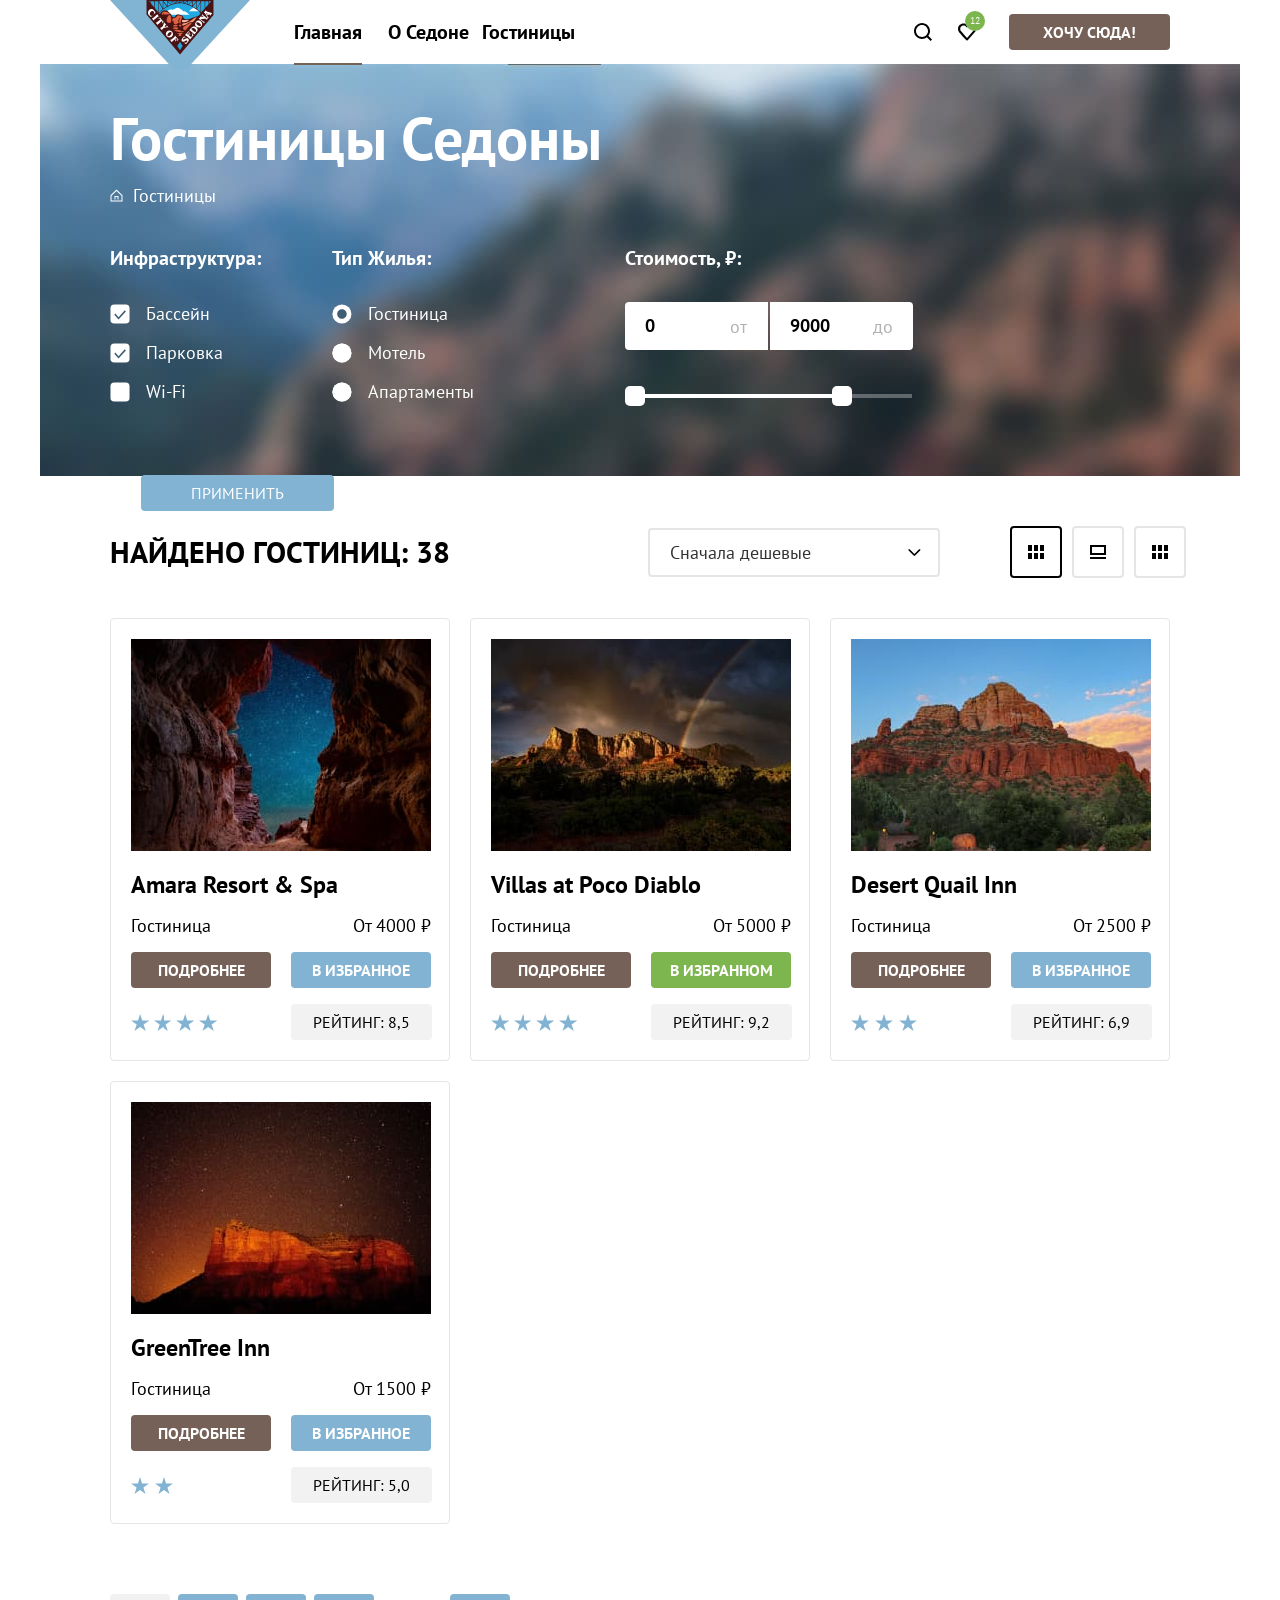
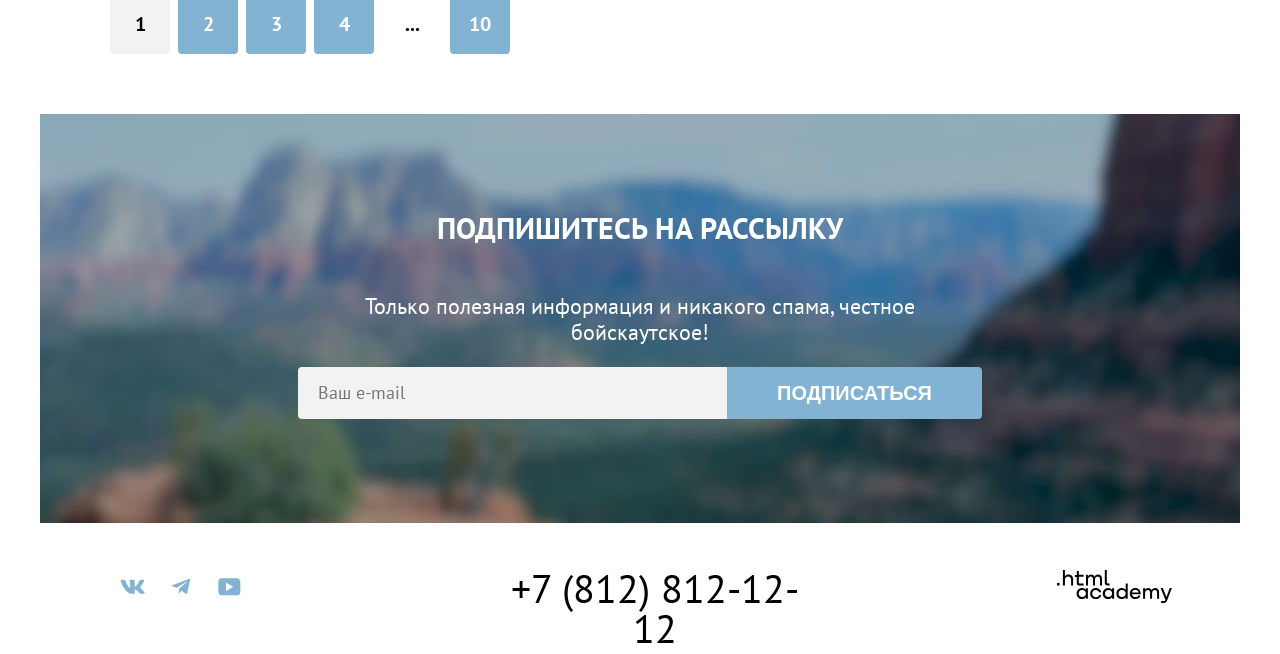
<file: catalog.html>
<!doctype html>
<html lang="ru">
  <head>
    <meta charset="UTF-8" />
    <meta name="viewport" content="width=device-width, initial-scale=1.0" />
    <title>HTML Academy: Седона</title>
    <link rel="stylesheet" href="styles/styles.css" />
  </head>
  <body>
    <header class="navigation">
      <a class="navigation-logo" href="index.html">
        <img
          class="logo"
          src="/images/logo.svg"
          alt="Логотип Седона"
          width="140"
          height="70"
        />
      </a>
      <nav class="nav">
        <ul class="nav navigation-list">
          <li class="navigation-item navigation-item-current">
            <a class="navigation-link" href="index.html">Главная</a>
          </li>
          <li class="navigation-item ">
            <a class="navigation-link" href="">О Седоне</a>
          </li>
          <li class="navigation-item ">
            <a class="navigation-link" href="catalog.html">Гостиницы</a>
          </li>
        </ul>
        <ul class="navigation-user">
          <li class="navigation-user-item">
            <a class="navigation-user-link search-icon" href="">
              <span class="visually-hidden">Поиск</span>
            </a>
          </li>
          <li class="navigation-user-item">
            <a class="navigation-user-link favourite-icon" href="favorit.html">
              <span class="visually-hidden">Избранное</span>
              <span class="favourite-number">12</span>
            </a>
          </li>
          <li class="navigation-user-item">
            <button class="navigation-button" type="button">Хочу сюда!</button>
          </li>
        </ul>
      </nav>
    </header>
    <main>
      <section class="filter">
        <!--хлебные крошки -->
        <h1 class="filter-text">Гостиницы Седоны</h1>
        <ul class="breadcrumbs">
          <li class="breadcrumbs-item">
            <a class="breadcrumbs-link-home" href="index.html">
              <img src="/images/icons/home.svg" alt="">
              <span class="visually-hidden">Главная</span>
            </a>
          </li>
          <li class="breadcrumbs-item">
            <a class="breadcrumbs-link-arrow">Гостиницы

            </a>
          </li>
        </ul>
        <!--фильтры-->

        <h2 class="visually-hidden">Поиск гостиницы с фильтрами</h2>
        <form class="catalog-filter" action="https://echo.htmlacademy.ru/" method="get">
          <fieldset class="catalog-filter-checkbox">
            <legend class="catalog-filter-title">Инфраструктура:</legend>
            <ul class="catalog-filter-list">
              <li class="catalog-filter-item">
                <label class="catalog-checked">
                  <input
                    type="checkbox"
                    class="visually-hidden filter-input"
                    name="infrastructure"
                    value="pool"
                    checked
                  />
                  <span class="filter-label">Бассейн</span>
                </label>
              </li>
              <li class="catalog-filter-item">
                <label class="catalog-checked">
                  <input
                    type="checkbox"
                    name="infrastructure"
                    value="parking"
                    class="visually-hidden filter-input"
                    checked
                  />
                  <span class="filter-label">Парковка</span>
                </label>
              </li>
              <li class="catalog-filter-item">
                <label class="catalog-check">
                  <input
                    type="checkbox"
                    name="infrastructure"
                    value="Wi-Fi"
                    class="filter-input visually-hidden"
                  />
                  <span class="filter-label">Wi-Fi</span>
                </label>
              </li>
            </ul>
          </fieldset>
          <fieldset class="catalog-filter-radio">
            <legend class="catalog-filter-title">Тип жилья:</legend>
            <ul class="catalog-filter-list">
              <li class="catalog-filter-item">
                <label class="catalog-radio-checked">
                  <input
                    class="visually-hidden filter-input"
                    type="radio"
                    name="type-radio"
                    value="Hotel"
                    checked
                  />
                  <span class="filter-label">Гостиница</span>
                </label>
              </li>
              <li class="catalog-filter-item">
                <label class="catalog-radio">
                  <input
                    class="visually-hidden filter-input"
                    type="radio"
                    name="type-radio"
                    value="Motel"
                  />
                  <span class="filter-label">Мотель</span>
                </label>
              </li>
              <li class="catalog-filter-item">
                <label class="catalog-radio">
                  <input
                    class="visually-hidden filter-input"
                    name="type-radio"
                    value="Apartments"
                    type="radio"
                  />
                  <span class="filter-label">Апартаменты</span>
                </label>
              </li>
            </ul>
          </fieldset>
          <fieldset class="catalog-filter-price">
            <legend class="catalog-filter-title">Стоимость, ₽:</legend>
            <div class="catalog-inputs">
              <input class="catalog-min"
                type="number"
                class="catalog-min"
                name="min-sum"
                value="0"
                min="0"
              />
              <input class="catalog-max"
                type="number"
                class="catalog-max"
                name="max-sum"
                value="9000"
                max="12000"
              />
              <span class="from-to">от</span>
              <span class="before-to">до</span>
            </div>
            <div class="range-scale">
              <div class="range-bar" style="left: 0; width: 226px;">
                <button type="button" class="range-toggle toggle-min">
                  <span class="visually-hidden">
                    Изменить минимальную цену</span
                  >
                </button>
                <button class="range-toggle toggle-max" type="button">
                  <span class="visually-hidden"
                    >Изменить максимальную цену</span
                  >
                </button>
              </div>
            </div>
          </fieldset>
          <div class="catalog-buttons ">
            <button class="catalog-submit" type="submit">Применить</button>
            <button class="catalog-reset" type="reset">Сбросить</button>
          </div>
        </form>
      </section>
      <section class="inner-search">
        <section class="search">
          <p class="found-hotel">
            Найдено гостиниц:
            <span class="found-hotel"> 38</span>
          </p>
          <select class="select-control" name="" id="">
            <option value="">Сначала дешевые</option>
            <option value="">Сначала дорогие</option>
          </select>
          <ul class="display-list">
            <li class="display-item">
              <a class="display-button current-button" href="#">
                <span class="visually-hidden">Показать таблицей</span>
              </a>
            </li>
            <li class="display-item">
              <a class="display-button view-item" href="#">
                <span class="visually-hidden">Показать по одной карточке</span>
              </a>
            </li>
            <li class="display-item">
              <a href="#" class="display-button view-list">
                <span class="visually-hidden">Показать списком</span>
              </a>
            </li>
          </ul>
        </section>
        <section class="product">
          <ul class="product-list">
            <li class="product-item">
              <img
                class="product-img"
                src="images/hotel-1.jpg"
                alt="Гостиница Amara Resort"
                width="300"
                height="212"
              />
              <div class="card-container">
                <h3 class="product-title">Amara Resort &amp; Spa</h3>
                <span class="type">Гостиница</span>
                <p class="product-price">От 4000 ₽</p>
                <a class="product-link-details" href="#">Подробнее</a>
                <button class="product-button" type="button">
                  В избранное
                </button>
                <p class="catalog-hotel-stars four-stars">
                  <span class="visually-hidden">4 звезды</span>
                </p>
                <p class="catalog-hotel-raiting">Рейтинг: 8,5</p>
              </div>
            </li>
            <li class="product-item">
              <img
                class="product-img"
                src="images/hotel-2.jpg"
                alt="Гостиница Villas at Poco Diablo"
                width="300"
                height="212"
              />
              <div class="card-container">
                <h3 class="product-title">Villas at Poco Diablo</h3>
                <span class="type">Гостиница</span>
                <p class="product-price">От 5000 ₽</p>
                <a class="product-link-details" href="#">Подробнее</a>
                <button class="product-button product-button-favorite" type="button">
                  В избранном
                </button>
                <p class="catalog-hotel-stars four-stars">
                  <span class="visually-hidden">4 звезды</span>
                </p>
                <p class="catalog-hotel-raiting">Рейтинг: 9,2</p>
              </div>
            </li>
            <li class="product-item">
              <img
                class="product-img"
                src="images/hotel-3.jpg"
                alt="Гостиница Desert Quail Inn"
                width="300"
                height="212"
              />
              <div class="card-container">
                <h3 class="product-title">Desert Quail Inn</h3>
                <span class="type">Гостиница</span>
                <p class="product-price">От 2500 ₽</p>
                <a class="product-link-details" href="#">Подробнее</a>
                <button class="product-button" type="button">
                  В избранное
                </button>
                <p class="catalog-hotel-stars tree-stars">
                  <span class="visually-hidden">3 звезды</span>
                </p>
                <p class="catalog-hotel-raiting">Рейтинг: 6,9</p>
              </div>
            </li>
            <li class="product-item">
              <img
                class="product-img"
                src="images/hotel-4.jpg"
                alt="Гостиница GreenTree Inn"
                width="300"
                height="212"
              />
              <div class="card-container">
                <h3 class="product-title">GreenTree Inn</h3>
                <span class="type">Гостиница</span>
                <p class="product-price">От 1500 ₽</p>
                <a href="#" class="product-link-details">Подробнее</a>
                <button class="product-button">В избранное</button>
                <p class="catalog-hotel-stars two-stars">
                  <span class="visually-hidden">2 звезды</span>
                </p>
                <p class="catalog-hotel-raiting">Рейтинг: 5,0</p>
              </div>
            </li>
          </ul>
        </section>
        <section class="pagination-block">
          <ul class="pagination">
            <li class="pagination-item">
              <a class="pagination-link-current" href="#">1</a>
            </li>
            <li class="pagination-item">
              <a class="pagination-link" href="#">2</a>
            </li>
            <li class="pagination-item">
              <a class="pagination-link" href="#">3</a>
            </li>
            <li class="pagination-item">
              <a class="pagination-link" href="#">4</a>
            </li>
            <li class="pagination-item">
              <a class="pagination-link-next" href="#">...</a>
            </li>
            <li class="pagination-item">
              <a class="pagination-link" href="#">10</a>
            </li>
          </ul>
        </section>
      </section>

      <!--подписка на новости -->
      <section class="subscribe sub-img">
        <div class="subscribe-block">
          <h2 class="header-block-two">Подпишитесь на рассылку</h2>
          <p class="description-block">
            Только полезная информация и никакого спама, честное бойскаутское!
          </p>
          <form
            class="subscribe-form"
            action="https://echo.htmlacademy.ru/"
            method="post"
          >
            <input
              class="subscribe-field"
              type="email"
              placeholder="Ваш e-mail"
            />
            <button class="subscribe-button" type="submit">Подписаться</button>
          </form>
        </div>
      </section>
    </main>

<footer class="main-footer">
      <div class="social-container">
        <ul class="social-list">
          <li class="social-item">
            <a
              class="social-link"
              target="_blank"
              href="https://htmlacademy.ru/study"
            >
              <span class="visually-hidden"
                >Ссылка для перехода во вконтакте</span
              >
              <img src="images/icons/social-vk.svg" alt="Иконка вконтакте" />
            </a>
          </li>
          <li class="social-item">
            <a
              class="social-link"
              target="_blank"
              href="https://htmlacademy.ru/study"
            >
              <span class="visually-hidden"
                >ссылка для перехода в Телеграм</span
              >
              <img src="images/icons/social-telegram.svg" alt="Иконка Телеграм" />
            </a>
          </li>
          <li class="social-item">
            <a href="" class="social-link" target="_blank">
              <span class="visually-hidden">ссылка для перехода на Ютуб</span>
              <img src="images/icons/social-youtube.svg" alt="Логотип Ютуб" />
            </a>
          </li>
        </ul>

      <div class="footer-contact-number">
        <a class="footer-number" href="tel:88128121212">+7 (812) 812-12-12</a>
      </div>
      <div class="footer-contact-logo">
        <a
          class="page-footer-contact-logo-htmlacademy"
          href="https://htmlacademy.ru/intensive/htmlcss"
        >
          <span class="visually-hidden">Переход на сайт HTML Academy</span>
          <img
            class="contact-logo"
            src="images/HTML Academy.svg"
            alt="Логотип htmlacademy"
          />
        </a>
      </div>
    </footer>
  </body>
</html>
</file>
<file: styles/styles.css>
@font-face {
  font-family: "PT Sans";
  font-style: normal;
  font-weight: 400;
  src: url("../fonts/ptsans-400.woff2") format(woff2);
  font-display: swap;
}

@font-face {
  font-family: "PT Sans";
  font-style: normal;
  font-weight: 700;
  src: url("../fonts/ptsans-700.woff2") format(woff2);
  font-display: swap;
}

html {
  height: 100%;
}

body {
  width: 1200px;
  min-height: 100%;
  margin: 0 auto;
  padding: 0 auto;
  flex-direction: column;
  display: flex;
  height: 100%;
  font-family: "PT Sans", sans-serif;
  font-weight: 400;
  font-size: 18px;
  line-height: 21px;
  color: #000000;
  background-color: #ffffff;
}
/* header */
.navigation {
  margin: 0 auto;
  width: 1060px;
  display: flex;
  flex-grow: 1;
  flex-direction: column;
  height: 100%;
}

.navigation-logo {
  max-width: 100%;
  height: auto;
  position: absolute;
}

.nav {
  justify-content: space-between;
  height: 64px;
  margin-left: 168px;
  display: flex;
}

.navigation-list {
  font-weight: 700;
  font-size: 20px;
  line-height: 24px;
  text-align: center;
  align-items: center;
  text-transform: capitalize;
  text-decoration: none;
  margin: 0;
  display: flex;
  list-style-type: none;
  padding: 0;
}

.navigation-item-current ::after {
  position: absolute;
  content: "";
  width: 68px;
  top: 43px;
  left: 16px;
  right: 16px;
  bottom: -1px;
  height: 2px;
  background: #756257;
}

.navigation-item {
  position: relative;
  width: 100px;
}

.navigation-user {
  text-decoration: none;
  justify-content: flex-end;
  list-style-type: none;
  display: flex;
  align-items: center;
}

.navigation-link {
  text-decoration: none;
  font-style: normal;
  font-weight: 700;
  font-size: 20px;
  line-height: 24px;
  color: black;
}

.navigation-user-link {
  text-decoration: none;
  position: relative;
  width: 44px;
  height: 64px;
  background-repeat: no-repeat;
  background-position: center;
  background-size: 18px 18px;
}

.search-icon {
  background-image: url("../images/icons/search.svg");
  display: block;
}

.favourite-icon {
  background-image: url("../images/icons/heart.svg");
  display: block;
  margin-right: 20px;
}

.favourite-number {
  position: absolute;
  left: 20px;
  top: 11px;
  padding: 5px;
  font-weight: 400;
  font-size: 10px;
  font-style: normal;
  line-height: 10px;
  color: white;
  background-color: #7db54f;
  border-radius: 10px;
  max-width: 50px;
}

.main-index {
  flex-grow: 1;
}

.hero {
  background-image: url("../images/Group 24 (1).jpg");
  background-color: #688fa9;
  background-repeat: no-repeat;
  background-position: center, bottom;
  padding: 51px 0 82px;
  background-size: auto cover;
}

.logo {
  display: block;
  margin: 0 auto;
}

.advantages-block {
  font-weight: 700;
  font-size: 30px;
  line-height: 36px;
  text-align: center;
  padding: 69px 270px;
  margin-bottom: 21px;
}

.header-block {
  font-size: 30px;
  font-weight: 700;
  text-transform: uppercase;
  line-height: 36px;
  margin: 0;
  margin-bottom: 25px;
}

.description-block {
  font-size: 22px;
  font-weight: 400;
  line-height: 26px;
  word-wrap: break-word;
}

.advantages {
  flex-direction: column;
  justify-content: flex-start;
  align-items: flex-start;
  display: inline-flex;
}

.advantages-list {
  list-style-type: none;
  padding: 0;
  margin: 0;
  display: flex;
  flex-wrap: wrap;
  width: 100%;
}

.advantages-text {
  width: fixed 400px;
  height: fixed 385px;
  background-color: #82b3d3;
  text-align: center;
  color: #ffffff;
  padding-top: 103px;
  padding-left: 85px;
  padding-right: 85px;
  padding-bottom: 103px;
}

.pictures {
  color: #ffffff;
  background-color: #82b3d3;
  display: flex;
  padding: 0;
}

.advantages-item {
  height: 385px;
  box-sizing: content-box;
}

.advantages-item-block {
  width: fixed 400px;
  height: fixed 385px;
  text-align: center;
  padding-top: 103px;
  padding-left: 85px;
  padding-right: 85px;
  padding-bottom: 103px;
  flex: 1;
  background-color: #83b3d31f;
}

.light-blue {
  background-color: #83b3d333;
}

.advantages-heading {
  font-weight: 700;
  font-size: 24px;
  line-height: 28px;
  text-transform: uppercase;
  margin: 0;
  position: relative;
  margin-bottom: 30px;
  padding-bottom: 30px;
}

.advantages-heading::after {
  content: "";
  position: absolute;
  width: 60px;
  height: 2px;
  background-color: rgba(0, 0, 0, 0.3);
  bottom: -2px;
  left: 86px;
}

.advantages-text .advantages-heading::after {
  background-color: #ffffff;
}

.advantages-block-welcome {
  font-weight: 700;
  font-size: 30px;
  line-height: 36px;
  text-align: center;
  padding: 64px 340px;
  margin-bottom: 20px;
}

.header-block-two {
  font-size: 30px;
  font-weight: 700;
  text-transform: uppercase;
  line-height: 36px;
  margin: 0;
  margin-bottom: 25px;
}

.service-list {
  list-style-type: none;
  padding: 0;
  margin: 0;
  display: flex;
  flex-wrap: wrap;
  width: 100%;
}
.service-item {
  width: 400px;
  height: 385px;
  text-align: center;
  flex: 1;
}
.service-block {
  text-align: center;
  padding: 80px 85px;
  display: flex;
  flex-direction: column;
  align-items: center;
  gap: 30px;
}
.service-heading {
  font-weight: 700;
  font-size: 24px;
  line-height: 28px;
  text-transform: uppercase;
  margin: 0;
  position: relative;
}

.interested {
  text-align: center;
  padding: 96px 304px;
}

.subscribe {
  text-align: center;
  padding: 96px 258px 104px;
}

.sub-img {
  background-color: #82b3d3;
  background-image: url("../images/Subscribe.jpg");
  background-position: center;
  background-size: cover;
  background-repeat: no-repeat;
  color: #ffffff;
}

.subscribe-block {
  text-align: center;
  display: flex;
  flex-direction: column;
}

.subscribe-field {
  font-family: "PT Sans";
  font-weight: 400;
  font-size: 18px;
  line-height: 24px;
  font-style: normal;
  padding: 12px 20px;
  width: 452px;
  max-height: 52px;
  background-color: #f2f2f2;
  border: none;
  border-radius: 4px 0px 0px 4px;
}

.main-footer {
  width: 1200px;
  padding: 40px 0px 40px 0px;
}

.social-container {
  align-items: center;
  display: flex;
  justify-content: space-around;
  flex-wrap: nowrap;
  height: 50px;
}

.social-list {
  list-style-type: none;
  margin: 0;
  padding: 0 0 0 48px;
  display: flex;
  justify-content: center;
}

.footer-contact-number {
  height: 40px;
  display: flex;
  flex-wrap: wrap;
  gap: 10px;
  width: 331px;
  padding: 0 194px;
}

.footer-number {
  font-size: 40px;
  line-height: 40px;
  text-align: center;
  text-decoration: none;
  color: inherit;
}

.footer-contact-logo {
  padding: 0 47px 0 0;
}

.filter {
  background-image: url("../images/Фильтр.jpg");
  background-color: #81b3d3;
  background-repeat: no-repeat;
  background-size: cover;
  padding: 35px 70px 70px;
  margin-bottom: 50px;
  color: #ffffff;
}

.filter-text {
  font-family: "PT Sans";
  font-weight: 700;
  font-style: bold;
  font-size: 60px;
  line-height: 78px;
  margin: 0;
  margin-bottom: 8px;
}

.breadcrumbs {
  list-style-type: none;
  padding: 0;
  margin: 0;
  display: flex;
  flex-wrap: wrap;
  align-items: center;
  margin-bottom: 40px;
}

.breadcrumbs-item {
  height: 21px;
  position: relative;
}

.breadcrumbs-link-home {
  height: 15px;
  background-repeat: no-repeat;
  background-size: 13px 15px;
  display: block;
  padding-bottom: 19px;
  padding-right: 10px;
}

.catalog-filter {
  display: flex;
  height: 160px;
  flex-wrap: wrap;
}

.catalog-filter-checkbox {
  border: none;
  margin: 0 71px 0 0;
  padding: 0;
}

.catalog-filter-radio {
  border: none;
  margin: 0 151px 0 0;
  padding: 0;
}

.catalog-filter-price {
  border: none;
  max-width: 549px;
  margin: 0;
  padding: 0;
}

.catalog-filter-list {
  list-style: none;
  margin: 0;
  padding: 0;
}

.catalog-filter-item {
  margin-bottom: 16px;
  height: 23px;
}

.catalog-filter-title {
  font-size: 20px;
  line-height: 24px;
  font-weight: 700;
  margin-bottom: 32px;
  padding: 0;
  text-transform: capitalize;
}

.filter-input {
  font-size: 18px;
  line-height: 23px;
  width: 20px;
  height: 20px;
}

.catalog-checked {
  background-image: url("../images/icons/checkboxlike.svg");
  background-size: 20px 20px;
  background-repeat: no-repeat;
  background-position: left 0 center;
}

.catalog-check {
  background-image: url("../images/icons/checkbox.svg");
  background-size: 20px 20px;
  background-repeat: no-repeat;
  background-position: left 0 center;
}

.catalog-radio-checked {
  background-image: url("../images/icons/radiolike.svg");
  background-size: 20px 20px;
  background-repeat: no-repeat;
  background-position: left 0 center;
}

.catalog-radio {
  background-image: url("../images/icons/radio.svg");
  background-size: 20px 20px;
  background-repeat: no-repeat;
  background-position: left 0 center;
}

.filter-label {
  font-family: PT Sans;
  font-size: 18px;
  font-style: normal;
  font-weight: 400;
  line-height: 23px;
  margin-left: 36px;
}

.catalog-inputs {
  display: flex;
  margin: 0 0 44px;
  padding: 0;
}

.range-scale {
  position: relative;
  height: 4px;
  background-color: rgba(255, 255, 255, 0.3);
  width: 287px;
}

.range-bar {
  position: absolute;
  height: 4px;
  background-color: #ffffff;
}

.range-toggle {
  position: absolute;
  width: 20px;
  height: 20px;
  border-radius: 5px;
  background-color: #ffffff;
  border: none;
  cursor: pointer;
}

.toggle-min {
  left: 0;
  top: -8px;
}

.toggle-max {
  right: -1px;
  top: -8px;
}

.catalog-min {
  display: inline-block;
  border: none;
  width: 103px;
  margin: 0;
  padding: 12px 20px;
  font-family: PT Sans;
  font-size: 18px;
  font-style: normal;
  font-weight: 700;
  line-height: 24px;
  border-radius: 4px 0 0 4px;
}

.catalog-max {
  display: inline-block;
  border: none;
  width: 103px;
  margin: 0 2px;
  padding: 12px 20px;
  font-family: PT Sans;
  font-size: 18px;
  font-style: normal;
  font-weight: 700;
  line-height: 24px;
  border-radius: 0 4px 4px 0;
}

.from-to {
  position: relative;
  right: 185px;
  top: 13px;
  color: #000000;
  opacity: 30%;
  line-height: 24px;
}

.before-to {
  position: relative;
  right: 59px;
  top: 13px;
  color: #000000;
  opacity: 30%;
  line-height: 24px;
}

.catalog-submit {
  font-family: PT Sans;
  font-size: 16px;
  line-height: 20px;
  font-style: normal;
  text-transform: uppercase;
  margin: 56px 0 32px 0;
  padding: 8px 50px;
  color: #fff;
  background-color: #82b3d3;
  border-radius: 4px;
  border: 0;
}

.catalog-reset {
  font-family: PT Sans;
  font-size: 16px;
  line-height: 20px;
  font-style: normal;
  text-transform: uppercase;
  margin: 0;
  padding: 8px 50px;
  border: 0;
  color: #fff;
  background-color: rgba(131, 179, 211, 0);
}
.catalog-buttons {
  margin: 0 0 0 31px;
  padding: 0;
  width: 191px;
  height: 104px;
  text-align: center;
}

.search {
  display: flex;
  flex-wrap: wrap;
  justify-content: space-between;
  align-items: center;
  margin-bottom: 40px;
}

.inner-search {
  width: 1060px;
  margin: 0 auto;
}

.found-hotel {
  font-family: "PT Sans";
  font-size: 30px;
  font-weight: 700;
  line-height: 36px;
  text-transform: uppercase;
  max-width: 350px;
  margin: 0;
  color: #000000;
}

.select-control {
  font-family: inherit;
  width: 292px;
  min-height: 49px;
  font-weight: 400;
  font-size: 18px;
  line-height: 21px;
  color: #333333;
  padding: 12px 20px;
  border: 2px solid #e5e5e5;
  border-radius: 4px;
  background-color: #ffffff;
  appearance: none;
  background-image: url("../images/icons/arrow.svg");
  background-repeat: no-repeat;
  background-position: right 13px center;
  padding-right: 20px;
  margin-left: auto;
}

.display-list {
  display: flex;
  max-width: 160px;
  min-height: 48px;
  padding: 0;
  margin: 0;
  list-style: none;
  gap: 10px;
  margin-left: 70px;
}

.display-button {
  display: block;
  width: 48px;
  height: 48px;
  border-radius: 4px;
  border: 2px solid #e5e5e5;
  background-repeat: no-repeat;
  background-position: center;
  background-size: 16px 14px;
}

.current-button {
  background-image: url("../images/icons/table.svg");
  border: 2px solid black;
}

.view-item {
  background-image: url("../images/icons/item.svg");
}

.view-list {
  background-image: url("../images/icons/table.svg");
}

.product {
  margin-bottom: 70px;
  position: relative;
}

.card-container {
  width: 300px;
  margin-top: 20px;
  display: grid;
  grid-template-columns: 140px auto;
  gap: 16px 20px;
  grid-template-areas:
    "title        title"
    "description  price"
    "btn-more     favorites"
    "stars        rating";
}

.type {
  grid-area: description;
  margin: 0;
}

.product-list {
  list-style-type: none;
  margin: 0;
  padding: 0;
  display: grid;
  grid-template-columns: repeat(3, 340px);
  gap: 20px;
}

.product-item {
  display: flex;
  flex-direction: column;
  padding: 20px;
  border-radius: 4px;
  border: 1px solid #e6e6e6;
}

.product-img {
  width: 300px;
  height: 212px;
}

.product-title {
  font-weight: 700;
  font-size: 24px;
  line-height: 28px;
  grid-area: title;
  margin: 0;
}

.product-price {
  margin: 0;
  margin-right: 1px;
  justify-self: end;
}

.product-link-details {
  font-weight: 700;
  font-size: 16px;
  line-height: 20px;
  text-transform: uppercase;
  text-decoration: none;
  text-align: center;
  padding: 8px;
  background-color: #756157;
  color: #ffffff;
  border-radius: 4px;
  grid-area: btn-more;
}

.product-button {
  font-family: "PT Sans";
  font-weight: 700;
  font-size: 16px;
  line-height: 20px;
  color: #ffffff;
  background-color: #82b3d3;
  border: 0;
  border-radius: 4px;
  text-transform: uppercase;
  grid-area: favorites;
  width: 140px;
}

.product-button-favorite {
  background-color: #7db54f;
}

.catalog-hotel-stars {
  background-image: url("../images/icons/star.svg");
  background-repeat: space no-repeat;
  background-position: center;
  background-size: 18px 17px;
  margin: 0;
  grid-area: stars;
}

.one-stars {
  width: 0;
}

.two-stars {
  width: 42px;
}

.tree-stars {
  width: 66px;
}

.four-stars {
  width: 86px;
}

.five-stars {
  width: 106px;
}

.catalog-hotel-raiting {
  font-size: 16px;
  line-height: 20px;
  text-transform: uppercase;
  font-weight: 400;
  background-color: #f2f2f2;
  width: 97px;
  grid-area: rating;
  margin: 0;
  padding: 8px 22px;
  border-radius: 4px;
}

.pagination-block {
  margin-bottom: 60px;
}

.pagination {
  display: flex;
  list-style: none;
  gap: 8px;
  flex-wrap: wrap;
  padding: 0;
  margin: 0;
}

.pagination-item {
  min-width: 60px;
  text-align: center;
}

.pagination-link-current {
  background-color: #f2f2f2;
  color: #000000;
  text-decoration: none;
  border-radius: 4px;
  font-style: normal;
  font-weight: 700;
  font-size: 20px;
  line-height: 36px;
  display: block;
  padding: 12px 10px;
  text-align: center;
}

.pagination-link {
  background-color: #82b3d3;
  color: #ffffff;
  text-decoration: none;
  border-radius: 4px;
  font-style: normal;
  font-weight: 700;
  font-size: 20px;
  line-height: 36px;
  display: block;
  padding: 12px 10px;
  text-align: center;
}

.pagination-link-next {
  background-color: transparent;
  color: #000000;
  text-decoration: none;
  border-radius: 4px;
  font-style: normal;
  font-weight: 700;
  font-size: 20px;
  line-height: 36px;
  display: block;
  padding: 12px 10px;
  text-align: center;
}

.navigation-button {
  background-color: #756157;
  min-width: 160px;
  height: 36px;
  border-radius: 4px;
  color: #ffffff;
  gap: 10px;
  font-family: "PT Sans";
  font-size: 16px;
  text-transform: uppercase;
  line-height: 20px;
  border: none;
  text-align: center;
  padding: 8px 34px;
  font-weight: 700;
}

.button-search {
  text-align: center;
  background-color: #756157;
  text-decoration: none;
  color: #ffffff;
  display: block;
  width: 276px;
  margin: 54px auto;
  padding: 8px 50px;
  text-transform: uppercase;
  font-weight: 700;
  border-radius: 4px;
  font-size: 20px;
  line-height: 36px;
}

.subscribe-button {
  background-color: #82b3d3;
  color: #ffffff;
  border: none;
  border-radius: 0 4px 4px 0;
  text-transform: uppercase;
  font-weight: 700;
  font-size: 20px;
  line-height: 36px;
  padding: 8px 50px;
  text-align: center;
  margin: 0;
  font-style: normal;
  text-decoration: none;
}

.subscribe-form{
  display: flex;
  width: 684px;
}
/* невидимые фраменты */
.visually-hidden {
  position: absolute;
  width: 1px;
  height: 1px;
  margin: -1px;
  border: 0;
  padding: 0;
  white-space: nowrap;
  clip-path: inset(100%);
  clip: rect(0 0 0 0);
  overflow: hidden;
}
</file>
